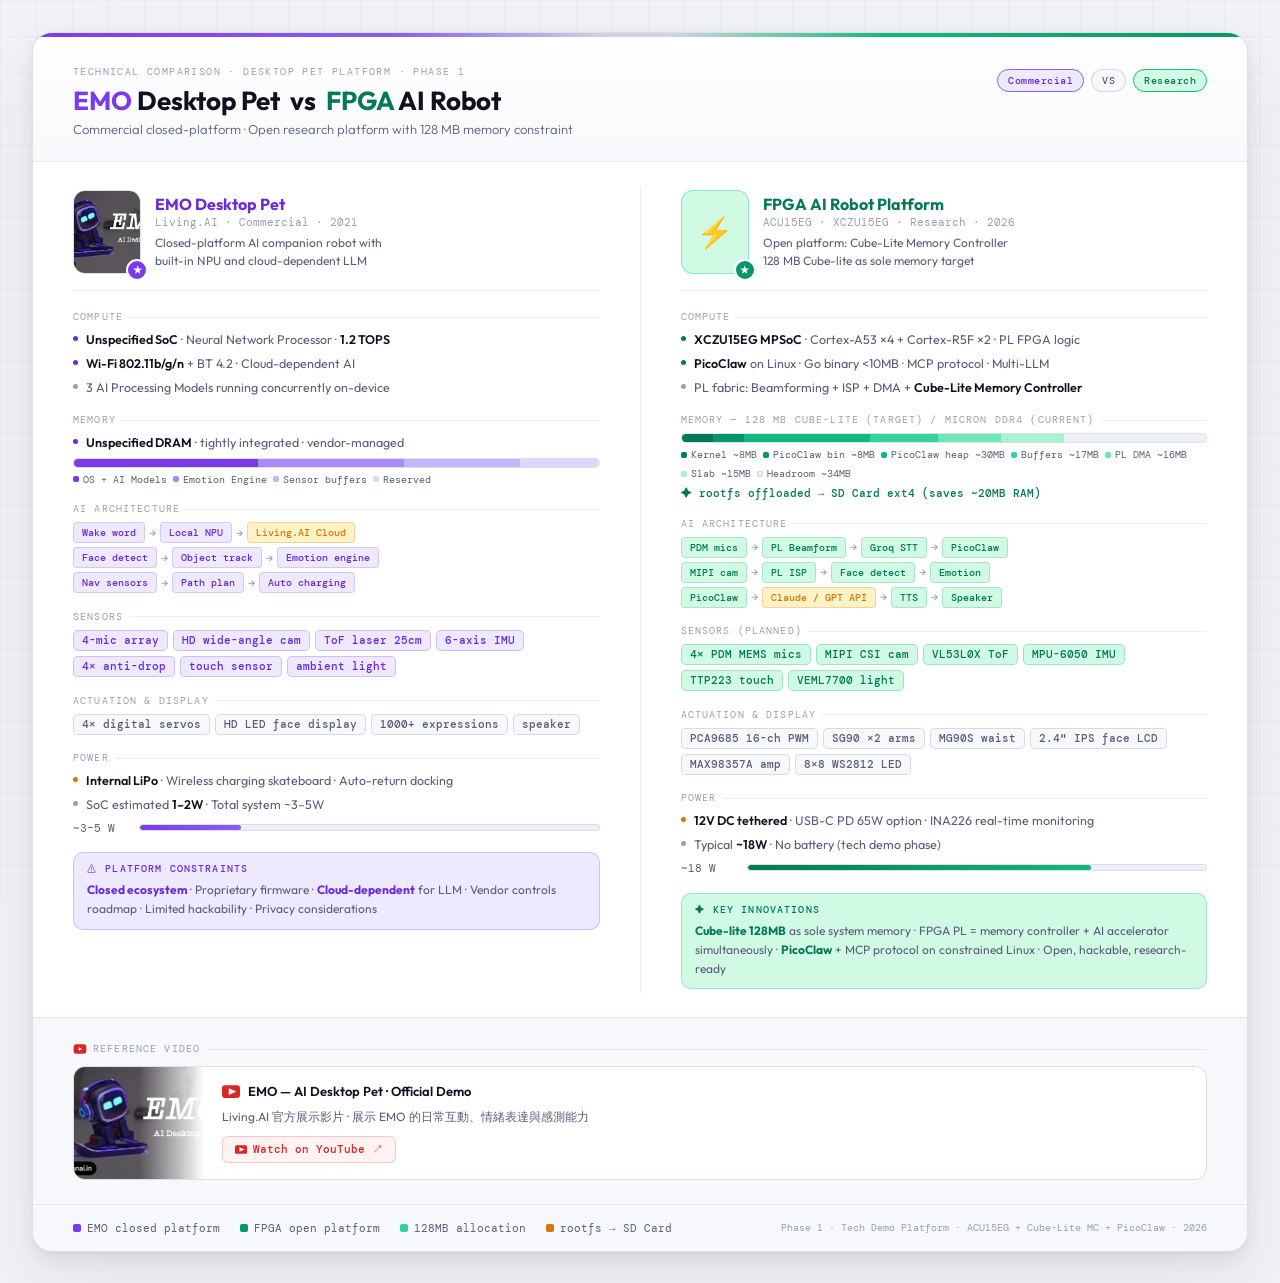
<file: docs/emo_vs_fpga_slide_4.html>
<!DOCTYPE html>
<html lang="zh-TW">
<head>
<meta charset="UTF-8">
<meta name="viewport" content="width=device-width, initial-scale=1.0">
<title>EMO vs FPGA AI Robot Platform</title>
<link href="https://fonts.googleapis.com/css2?family=DM+Mono:wght@400;500&family=Outfit:wght@300;400;500;600;700&display=swap" rel="stylesheet">
<style>
  *, *::before, *::after { box-sizing: border-box; margin: 0; padding: 0; }

  :root {
    --bg: #f0f2f8;
    --surface: #ffffff;
    --surface2: #f7f8fc;
    --surface3: #eef0f7;
    --border: rgba(0,0,0,0.07);
    --border2: rgba(0,0,0,0.12);
    --text: #0f1020;
    --muted: #5a5d78;
    --hint: #9a9db8;
    --emo-accent: #6d28d9;
    --emo-mid: #7c3aed;
    --emo-light: #ede9fe;
    --emo-mid2: #8b5cf6;
    --fpga-accent: #047857;
    --fpga-mid: #059669;
    --fpga-light: #d1fae5;
    --fpga-mid2: #10b981;
    --amber: #d97706;
    --amber-light: #fef3c7;
  }

  body {
    background: var(--bg);
    color: var(--text);
    font-family: 'Outfit', sans-serif;
    min-height: 100vh;
    display: flex;
    align-items: center;
    justify-content: center;
    padding: 2rem;
  }

  body::before {
    content: '';
    position: fixed;
    inset: 0;
    background-image:
      linear-gradient(rgba(0,0,0,0.025) 1px, transparent 1px),
      linear-gradient(90deg, rgba(0,0,0,0.025) 1px, transparent 1px);
    background-size: 36px 36px;
    pointer-events: none;
    z-index: 0;
  }

  .slide {
    position: relative;
    z-index: 1;
    width: 100%;
    max-width: 1280px;
    background: var(--surface);
    border: 1px solid var(--border2);
    border-radius: 20px;
    overflow: hidden;
    box-shadow:
      0 2px 4px rgba(0,0,0,0.04),
      0 8px 24px rgba(0,0,0,0.08),
      0 32px 80px rgba(0,0,0,0.06);
    animation: fadeUp 0.45s ease both;
  }

  @keyframes fadeUp {
    from { opacity: 0; transform: translateY(14px); }
    to   { opacity: 1; transform: translateY(0); }
  }

  .slide::before {
    content: '';
    display: block;
    height: 4px;
    background: linear-gradient(90deg,
      var(--emo-mid) 0%, var(--emo-mid2) 30%,
      #cbd5e1 47%, #cbd5e1 53%,
      var(--fpga-mid2) 70%, var(--fpga-mid) 100%);
  }

  /* ── Header ── */
  .header {
    padding: 1.75rem 2.5rem 1.5rem;
    display: flex;
    align-items: flex-start;
    justify-content: space-between;
    gap: 1.5rem;
    border-bottom: 1px solid var(--border);
    background: linear-gradient(180deg, rgba(255,255,255,0) 0%, rgba(238,240,247,0.4) 100%);
  }

  .eyebrow {
    font-family: 'DM Mono', monospace;
    font-size: 10px;
    letter-spacing: 0.14em;
    text-transform: uppercase;
    color: var(--hint);
    margin-bottom: 7px;
  }

  .headline {
    font-size: 26px;
    font-weight: 700;
    line-height: 1.2;
    color: var(--text);
  }
  .headline .emo-word  { color: var(--emo-mid); }
  .headline .fpga-word { color: var(--fpga-accent); }

  .tagline {
    font-size: 13px;
    color: var(--muted);
    margin-top: 5px;
    font-weight: 300;
  }

  .pills { display: flex; align-items: center; gap: 7px; flex-shrink: 0; margin-top: 4px; }
  .pill {
    font-family: 'DM Mono', monospace;
    font-size: 10px;
    padding: 4px 10px;
    border-radius: 20px;
    border: 1.5px solid;
    letter-spacing: 0.05em;
    font-weight: 500;
  }
  .pill-emo  { border-color: var(--emo-mid2);  color: var(--emo-accent);  background: var(--emo-light); }
  .pill-vs   { border-color: var(--border2);    color: var(--muted);       background: var(--surface2); }
  .pill-fpga { border-color: var(--fpga-mid2); color: var(--fpga-accent); background: var(--fpga-light); }

  /* ── Two columns ── */
  .main {
    display: grid;
    grid-template-columns: 1fr 1px 1fr;
  }
  .col-divider { background: var(--border); margin: 1.5rem 0; }
  .col { padding: 1.75rem 2.5rem; }

  /* ── Column header ── */
  .col-head {
    display: flex;
    align-items: center;
    gap: 14px;
    margin-bottom: 1.25rem;
    padding-bottom: 1rem;
    border-bottom: 1px solid var(--border);
  }

  .avatar-wrap { position: relative; width: 68px; height: 84px; flex-shrink: 0; }
  .avatar-img  {
    width: 68px; height: 84px;
    object-fit: cover;
    border-radius: 12px;
    border: 1.5px solid var(--border2);
    display: block;
  }
  .avatar-icon {
    width: 68px; height: 84px;
    border-radius: 12px;
    border: 1.5px solid;
    display: flex; align-items: center; justify-content: center;
    font-size: 30px;
  }
  .avatar-icon-fpga { border-color: rgba(16,185,129,0.35); background: var(--fpga-light); }

  .avatar-badge {
    position: absolute; bottom: -7px; right: -7px;
    width: 22px; height: 22px;
    border-radius: 50%;
    border: 2.5px solid var(--surface);
    display: flex; align-items: center; justify-content: center;
    font-size: 9px; font-weight: 700;
  }
  .badge-emo  { background: var(--emo-mid);  color: #fff; }
  .badge-fpga { background: var(--fpga-mid); color: #fff; }

  .col-name { font-size: 16px; font-weight: 700; margin-bottom: 2px; }
  .col-name-emo  { color: var(--emo-accent); }
  .col-name-fpga { color: var(--fpga-accent); }
  .col-maker { font-family: 'DM Mono', monospace; font-size: 10.5px; color: var(--hint); margin-bottom: 5px; }
  .col-desc  { font-size: 12px; color: var(--muted); line-height: 1.5; }

  /* ── Sections ── */
  .section { margin-bottom: 1.1rem; }
  .sec-label {
    font-family: 'DM Mono', monospace;
    font-size: 9.5px;
    letter-spacing: 0.12em;
    text-transform: uppercase;
    color: var(--hint);
    margin-bottom: 7px;
    display: flex; align-items: center; gap: 6px;
  }
  .sec-label::after { content: ''; flex: 1; height: 1px; background: var(--border); }

  .spec-list { display: flex; flex-direction: column; gap: 5px; }
  .spec-item {
    display: flex; align-items: flex-start; gap: 8px;
    font-size: 12.5px; line-height: 1.5; color: var(--muted);
  }
  .spec-dot { width: 5px; height: 5px; border-radius: 50%; flex-shrink: 0; margin-top: 6px; }
  .spec-item strong { color: var(--text); font-weight: 600; }

  /* ── Memory bar ── */
  .mem-bar-outer {
    background: var(--surface3);
    border-radius: 6px; height: 10px;
    overflow: hidden; display: flex;
    margin: 6px 0 5px;
    border: 1px solid var(--border);
  }
  .mem-seg { height: 100%; }
  .mem-legend { display: flex; flex-wrap: wrap; gap: 6px; margin-top: 4px; }
  .mem-item {
    display: flex; align-items: center; gap: 4px;
    font-size: 10px; font-family: 'DM Mono', monospace; color: var(--muted);
  }
  .mem-dot { width: 6px; height: 6px; border-radius: 2px; flex-shrink: 0; }

  /* ── Tags ── */
  .tags { display: flex; flex-wrap: wrap; gap: 5px; margin-top: 4px; }
  .tag {
    font-size: 10.5px; font-family: 'DM Mono', monospace;
    padding: 3px 8px; border-radius: 5px; border: 1px solid;
    white-space: nowrap; font-weight: 500;
  }
  .tag-emo     { border-color: rgba(124,58,237,0.25); color: var(--emo-accent);  background: var(--emo-light); }
  .tag-fpga    { border-color: rgba(5,150,105,0.25);  color: var(--fpga-accent); background: var(--fpga-light); }
  .tag-neutral { border-color: var(--border2); color: var(--muted); background: var(--surface2); }

  /* ── Architecture flow ── */
  .arch-flow { display: flex; align-items: center; flex-wrap: wrap; gap: 4px; margin: 4px 0; }
  .arch-node {
    font-size: 10px; font-family: 'DM Mono', monospace;
    padding: 3px 8px; border-radius: 4px; border: 1px solid;
    white-space: nowrap; font-weight: 500;
  }
  .arch-node-emo  { border-color: rgba(124,58,237,0.2); color: var(--emo-accent);  background: var(--emo-light); }
  .arch-node-fpga { border-color: rgba(5,150,105,0.2);  color: var(--fpga-accent); background: var(--fpga-light); }
  .arch-node-cloud{ border-color: rgba(217,119,6,0.25); color: var(--amber);        background: var(--amber-light); }
  .arch-node-plain{ border-color: var(--border2); color: var(--muted); background: var(--surface2); }
  .arch-arrow { font-size: 11px; color: var(--hint); }

  /* ── Power bar ── */
  .power-row { display: flex; align-items: center; gap: 10px; margin-top: 7px; }
  .power-label { font-size: 11px; font-family: 'DM Mono', monospace; color: var(--muted); width: 56px; }
  .power-bar-wrap { flex: 1; }
  .power-bar-bg { background: var(--surface3); border-radius: 4px; height: 7px; overflow: hidden; border: 1px solid var(--border); }
  .power-bar-fill { height: 100%; border-radius: 4px; }

  /* ── Highlight box ── */
  .highlight { border-radius: 10px; padding: 10px 13px; margin-top: 1rem; border: 1px solid; }
  .highlight-emo  { background: var(--emo-light);  border-color: rgba(124,58,237,0.25); }
  .highlight-fpga { background: var(--fpga-light); border-color: rgba(5,150,105,0.25); }
  .highlight-title {
    font-size: 9.5px; font-family: 'DM Mono', monospace;
    letter-spacing: 0.12em; text-transform: uppercase; margin-bottom: 5px; font-weight: 500;
  }
  .highlight-emo  .highlight-title { color: var(--emo-accent); }
  .highlight-fpga .highlight-title { color: var(--fpga-accent); }
  .highlight-body { font-size: 12px; line-height: 1.6; color: var(--muted); }
  .highlight-emo  .highlight-body strong { color: var(--emo-accent); }
  .highlight-fpga .highlight-body strong { color: var(--fpga-accent); }

  /* ── Footer ── */
  .footer {
    padding: 1rem 2.5rem;
    border-top: 1px solid var(--border);
    display: flex; align-items: center;
    justify-content: space-between;
    flex-wrap: wrap; gap: 12px;
    background: var(--surface2);
  }
  .legend { display: flex; align-items: center; gap: 1.25rem; flex-wrap: wrap; }
  .legend-item {
    display: flex; align-items: center; gap: 6px;
    font-size: 11px; font-family: 'DM Mono', monospace; color: var(--muted);
  }
  .legend-dot { width: 8px; height: 8px; border-radius: 2px; }
  .footer-meta { font-family: 'DM Mono', monospace; font-size: 10px; color: var(--hint); }
</style>
</head>
<body>
<div class="slide">

  <!-- Top accent bar rendered via ::before -->

  <!-- Header -->
  <div class="header">
    <div>
      <div class="eyebrow">Technical Comparison · Desktop Pet Platform · Phase 1</div>
      <div class="headline">
        <span class="emo-word">EMO</span> Desktop Pet
        &nbsp;vs&nbsp;
        <span class="fpga-word">FPGA</span> AI Robot
      </div>
      <div class="tagline">Commercial closed-platform · Open research platform with 128 MB memory constraint</div>
    </div>
    <div class="pills">
      <span class="pill pill-emo">Commercial</span>
      <span class="pill pill-vs">VS</span>
      <span class="pill pill-fpga">Research</span>
    </div>
  </div>

  <!-- Columns -->
  <div class="main">

    <!-- LEFT: EMO -->
    <div class="col">
      <div class="col-head">
        <div class="avatar-wrap">
          <img class="avatar-img" src="[data-uri]" alt="EMO robot">
          <div class="avatar-badge badge-emo">★</div>
        </div>
        <div>
          <div class="col-name col-name-emo">EMO Desktop Pet</div>
          <div class="col-maker">Living.AI · Commercial · 2021</div>
          <div class="col-desc">Closed-platform AI companion robot with<br>built-in NPU and cloud-dependent LLM</div>
        </div>
      </div>

      <div class="section">
        <div class="sec-label">Compute</div>
        <div class="spec-list">
          <div class="spec-item"><div class="spec-dot" style="background:var(--emo-accent)"></div><div><strong>Unspecified SoC</strong> · Neural Network Processor · <strong>1.2 TOPS</strong></div></div>
          <div class="spec-item"><div class="spec-dot" style="background:var(--emo-accent)"></div><div><strong>Wi-Fi 802.11b/g/n</strong> + BT 4.2 · Cloud-dependent AI</div></div>
          <div class="spec-item"><div class="spec-dot" style="background:var(--hint)"></div><div>3 AI Processing Models running concurrently on-device</div></div>
        </div>
      </div>

      <div class="section">
        <div class="sec-label">Memory</div>
        <div class="spec-list">
          <div class="spec-item"><div class="spec-dot" style="background:var(--emo-accent)"></div><div><strong>Unspecified DRAM</strong> · tightly integrated · vendor-managed</div></div>
        </div>
        <div class="mem-bar-outer">
          <div class="mem-seg" style="width:35%;background:#7c3aed"></div>
          <div class="mem-seg" style="width:28%;background:#a78bfa"></div>
          <div class="mem-seg" style="width:22%;background:#c4b5fd"></div>
          <div class="mem-seg" style="width:15%;background:#ddd6fe"></div>
        </div>
        <div class="mem-legend">
          <div class="mem-item"><div class="mem-dot" style="background:#7c3aed"></div>OS + AI Models</div>
          <div class="mem-item"><div class="mem-dot" style="background:#a78bfa"></div>Emotion Engine</div>
          <div class="mem-item"><div class="mem-dot" style="background:#c4b5fd"></div>Sensor buffers</div>
          <div class="mem-item"><div class="mem-dot" style="background:#ddd6fe"></div>Reserved</div>
        </div>
      </div>

      <div class="section">
        <div class="sec-label">AI Architecture</div>
        <div class="arch-flow">
          <div class="arch-node arch-node-emo">Wake word</div>
          <div class="arch-arrow">→</div>
          <div class="arch-node arch-node-emo">Local NPU</div>
          <div class="arch-arrow">→</div>
          <div class="arch-node arch-node-cloud">Living.AI Cloud</div>
        </div>
        <div class="arch-flow" style="margin-top:4px">
          <div class="arch-node arch-node-emo">Face detect</div>
          <div class="arch-arrow">→</div>
          <div class="arch-node arch-node-emo">Object track</div>
          <div class="arch-arrow">→</div>
          <div class="arch-node arch-node-emo">Emotion engine</div>
        </div>
        <div class="arch-flow" style="margin-top:4px">
          <div class="arch-node arch-node-emo">Nav sensors</div>
          <div class="arch-arrow">→</div>
          <div class="arch-node arch-node-emo">Path plan</div>
          <div class="arch-arrow">→</div>
          <div class="arch-node arch-node-emo">Auto charging</div>
        </div>
      </div>

      <div class="section">
        <div class="sec-label">Sensors</div>
        <div class="tags">
          <span class="tag tag-emo">4-mic array</span>
          <span class="tag tag-emo">HD wide-angle cam</span>
          <span class="tag tag-emo">ToF laser 25cm</span>
          <span class="tag tag-emo">6-axis IMU</span>
          <span class="tag tag-emo">4× anti-drop</span>
          <span class="tag tag-emo">touch sensor</span>
          <span class="tag tag-emo">ambient light</span>
        </div>
      </div>

      <div class="section">
        <div class="sec-label">Actuation &amp; Display</div>
        <div class="tags">
          <span class="tag tag-neutral">4× digital servos</span>
          <span class="tag tag-neutral">HD LED face display</span>
          <span class="tag tag-neutral">1000+ expressions</span>
          <span class="tag tag-neutral">speaker</span>
        </div>
      </div>

      <div class="section">
        <div class="sec-label">Power</div>
        <div class="spec-list">
          <div class="spec-item"><div class="spec-dot" style="background:var(--amber)"></div><div><strong>Internal LiPo</strong> · Wireless charging skateboard · Auto-return docking</div></div>
          <div class="spec-item"><div class="spec-dot" style="background:var(--hint)"></div><div>SoC estimated <strong>1–2W</strong> · Total system ~3–5W</div></div>
        </div>
        <div class="power-row">
          <div class="power-label">~3–5 W</div>
          <div class="power-bar-wrap">
            <div class="power-bar-bg">
              <div class="power-bar-fill" style="width:22%;background:linear-gradient(90deg,var(--emo-mid),var(--emo-mid2))"></div>
            </div>
          </div>
        </div>
      </div>

      <div class="highlight highlight-emo">
        <div class="highlight-title">⚠ Platform Constraints</div>
        <div class="highlight-body"><strong>Closed ecosystem</strong> · Proprietary firmware · <strong>Cloud-dependent</strong> for LLM · Vendor controls roadmap · Limited hackability · Privacy considerations</div>
      </div>
    </div>

    <div class="col-divider"></div>

    <!-- RIGHT: FPGA -->
    <div class="col">
      <div class="col-head">
        <div class="avatar-wrap">
          <div class="avatar-icon avatar-icon-fpga">⚡</div>
          <div class="avatar-badge badge-fpga">★</div>
        </div>
        <div>
          <div class="col-name col-name-fpga">FPGA AI Robot Platform</div>
          <div class="col-maker">ACU15EG · XCZU15EG · Research · 2026</div>
          <div class="col-desc">Open platform: Cube-Lite Memory Controller<br>128 MB Cube-lite as sole memory target</div>
        </div>
      </div>

      <div class="section">
        <div class="sec-label">Compute</div>
        <div class="spec-list">
          <div class="spec-item"><div class="spec-dot" style="background:var(--fpga-accent)"></div><div><strong>XCZU15EG MPSoC</strong> · Cortex-A53 ×4 + Cortex-R5F ×2 · PL FPGA logic</div></div>
          <div class="spec-item"><div class="spec-dot" style="background:var(--fpga-accent)"></div><div><strong>PicoClaw</strong> on Linux · Go binary &lt;10MB · MCP protocol · Multi-LLM</div></div>
          <div class="spec-item"><div class="spec-dot" style="background:var(--hint)"></div><div>PL fabric: Beamforming + ISP + DMA + <strong>Cube-Lite Memory Controller</strong></div></div>
        </div>
      </div>

      <div class="section">
        <div class="sec-label">Memory — 128 MB Cube-lite (target) / Micron DDR4 (current)</div>
        <div class="mem-bar-outer">
          <div class="mem-seg" style="width:6%;background:#047857"></div>
          <div class="mem-seg" style="width:6%;background:#059669"></div>
          <div class="mem-seg" style="width:24%;background:#10b981"></div>
          <div class="mem-seg" style="width:13%;background:#34d399"></div>
          <div class="mem-seg" style="width:12%;background:#6ee7b7"></div>
          <div class="mem-seg" style="width:12%;background:#a7f3d0"></div>
          <div class="mem-seg" style="width:27%;background:var(--surface3)"></div>
        </div>
        <div class="mem-legend">
          <div class="mem-item"><div class="mem-dot" style="background:#047857"></div>Kernel ~8MB</div>
          <div class="mem-item"><div class="mem-dot" style="background:#059669"></div>PicoClaw bin ~8MB</div>
          <div class="mem-item"><div class="mem-dot" style="background:#10b981"></div>PicoClaw heap ~30MB</div>
          <div class="mem-item"><div class="mem-dot" style="background:#34d399"></div>Buffers ~17MB</div>
          <div class="mem-item"><div class="mem-dot" style="background:#6ee7b7"></div>PL DMA ~16MB</div>
          <div class="mem-item"><div class="mem-dot" style="background:#a7f3d0"></div>Slab ~15MB</div>
          <div class="mem-item"><div class="mem-dot" style="background:var(--surface3);border:1px solid var(--border2)"></div>Headroom ~34MB</div>
        </div>
        <div style="margin-top:6px;font-size:11px;font-family:'DM Mono',monospace;color:var(--fpga-accent);font-weight:500">
          ✦ rootfs offloaded → SD Card ext4 (saves ~20MB RAM)
        </div>
      </div>

      <div class="section">
        <div class="sec-label">AI Architecture</div>
        <div class="arch-flow">
          <div class="arch-node arch-node-fpga">PDM mics</div>
          <div class="arch-arrow">→</div>
          <div class="arch-node arch-node-fpga">PL Beamform</div>
          <div class="arch-arrow">→</div>
          <div class="arch-node arch-node-fpga">Groq STT</div>
          <div class="arch-arrow">→</div>
          <div class="arch-node arch-node-fpga">PicoClaw</div>
        </div>
        <div class="arch-flow" style="margin-top:4px">
          <div class="arch-node arch-node-fpga">MIPI cam</div>
          <div class="arch-arrow">→</div>
          <div class="arch-node arch-node-fpga">PL ISP</div>
          <div class="arch-arrow">→</div>
          <div class="arch-node arch-node-fpga">Face detect</div>
          <div class="arch-arrow">→</div>
          <div class="arch-node arch-node-fpga">Emotion</div>
        </div>
        <div class="arch-flow" style="margin-top:4px">
          <div class="arch-node arch-node-fpga">PicoClaw</div>
          <div class="arch-arrow">→</div>
          <div class="arch-node arch-node-cloud">Claude / GPT API</div>
          <div class="arch-arrow">→</div>
          <div class="arch-node arch-node-fpga">TTS</div>
          <div class="arch-arrow">→</div>
          <div class="arch-node arch-node-fpga">Speaker</div>
        </div>
      </div>

      <div class="section">
        <div class="sec-label">Sensors (Planned)</div>
        <div class="tags">
          <span class="tag tag-fpga">4× PDM MEMS mics</span>
          <span class="tag tag-fpga">MIPI CSI cam</span>
          <span class="tag tag-fpga">VL53L0X ToF</span>
          <span class="tag tag-fpga">MPU-6050 IMU</span>
          <span class="tag tag-fpga">TTP223 touch</span>
          <span class="tag tag-fpga">VEML7700 light</span>
        </div>
      </div>

      <div class="section">
        <div class="sec-label">Actuation &amp; Display</div>
        <div class="tags">
          <span class="tag tag-neutral">PCA9685 16-ch PWM</span>
          <span class="tag tag-neutral">SG90 ×2 arms</span>
          <span class="tag tag-neutral">MG90S waist</span>
          <span class="tag tag-neutral">2.4" IPS face LCD</span>
          <span class="tag tag-neutral">MAX98357A amp</span>
          <span class="tag tag-neutral">8×8 WS2812 LED</span>
        </div>
      </div>

      <div class="section">
        <div class="sec-label">Power</div>
        <div class="spec-list">
          <div class="spec-item"><div class="spec-dot" style="background:var(--amber)"></div><div><strong>12V DC tethered</strong> · USB-C PD 65W option · INA226 real-time monitoring</div></div>
          <div class="spec-item"><div class="spec-dot" style="background:var(--hint)"></div><div>Typical <strong>~18W</strong> · No battery (tech demo phase)</div></div>
        </div>
        <div class="power-row">
          <div class="power-label">~18 W</div>
          <div class="power-bar-wrap">
            <div class="power-bar-bg">
              <div class="power-bar-fill" style="width:75%;background:linear-gradient(90deg,var(--fpga-accent),var(--fpga-mid2))"></div>
            </div>
          </div>
        </div>
      </div>

      <div class="highlight highlight-fpga">
        <div class="highlight-title">✦ Key Innovations</div>
        <div class="highlight-body"><strong>Cube-lite 128MB</strong> as sole system memory · FPGA PL = memory controller + AI accelerator simultaneously · <strong>PicoClaw</strong> + MCP protocol on constrained Linux · Open, hackable, research-ready</div>
      </div>
    </div>

  </div>

  <!-- YouTube Section -->
  <div style="padding: 1.5rem 2.5rem; border-top: 1px solid var(--border); background: var(--surface2);">
    <div style="font-family:'DM Mono',monospace; font-size:9.5px; letter-spacing:0.12em; text-transform:uppercase; color:var(--hint); margin-bottom:10px; display:flex; align-items:center; gap:6px;">
      <svg width="14" height="14" viewBox="0 0 24 24" fill="none" style="flex-shrink:0">
        <path d="M22.54 6.42a2.78 2.78 0 0 0-1.95-1.96C18.88 4 12 4 12 4s-6.88 0-8.59.46A2.78 2.78 0 0 0 1.46 6.42 29 29 0 0 0 1 12a29 29 0 0 0 .46 5.58 2.78 2.78 0 0 0 1.95 1.96C5.12 20 12 20 12 20s6.88 0 8.59-.46a2.78 2.78 0 0 0 1.95-1.96A29 29 0 0 0 23 12a29 29 0 0 0-.46-5.58z" fill="#dc2626"/>
        <polygon points="9.75 15.02 15.5 12 9.75 8.98 9.75 15.02" fill="white"/>
      </svg>
      Reference Video
      <span style="flex:1;height:1px;background:var(--border)"></span>
    </div>
    <div style="display:flex;align-items:stretch;gap:0;border-radius:12px;overflow:hidden;border:1px solid var(--border2);background:var(--surface);">
      <div style="flex-shrink:0;width:130px;position:relative;overflow:hidden;">
        <img src="[data-uri]" alt="EMO"
          style="width:100%;height:100%;object-fit:cover;object-position:center top;display:block;">
        <div style="position:absolute;inset:0;background:linear-gradient(90deg,transparent 50%,var(--surface));"></div>
      </div>
      <div style="flex:1;padding:16px 18px;display:flex;flex-direction:column;justify-content:center;gap:9px;">
        <div style="display:flex;align-items:center;gap:8px;">
          <svg width="18" height="13" viewBox="0 0 24 17" fill="none">
            <rect width="24" height="17" rx="4" fill="#dc2626"/>
            <polygon points="9,4 19,8.5 9,13" fill="white"/>
          </svg>
          <span style="font-size:13px;font-weight:600;color:var(--text);">EMO — AI Desktop Pet · Official Demo</span>
        </div>
        <div style="font-size:12px;color:var(--muted);line-height:1.55;">
          Living.AI 官方展示影片 · 展示 EMO 的日常互動、情緒表達與感測能力
        </div>
        <a href="https://www.youtube.com/watch?v=abqUMxj-1WI" target="_blank" rel="noopener"
           style="display:inline-flex;align-items:center;gap:6px;text-decoration:none;font-family:'DM Mono',monospace;font-size:11px;font-weight:500;color:#dc2626;background:#fef2f2;border:1px solid rgba(220,38,38,0.2);border-radius:6px;padding:5px 12px;width:fit-content;"
           onmouseover="this.style.background='#fee2e2'"
           onmouseout="this.style.background='#fef2f2'">
          <svg width="12" height="9" viewBox="0 0 24 17" fill="none">
            <rect width="24" height="17" rx="3" fill="#dc2626"/>
            <polygon points="9,4 19,8.5 9,13" fill="white"/>
          </svg>
          Watch on YouTube ↗
        </a>
      </div>
    </div>
  </div>

  <!-- Footer -->
  <div class="footer">
    <div class="legend">
      <div class="legend-item"><div class="legend-dot" style="background:var(--emo-mid)"></div>EMO closed platform</div>
      <div class="legend-item"><div class="legend-dot" style="background:var(--fpga-mid)"></div>FPGA open platform</div>
      <div class="legend-item"><div class="legend-dot" style="background:#34d399"></div>128MB allocation</div>
      <div class="legend-item"><div class="legend-dot" style="background:var(--amber)"></div>rootfs → SD Card</div>
    </div>
    <div class="footer-meta">Phase 1 · Tech Demo Platform · ACU15EG + Cube-Lite MC + PicoClaw · 2026</div>
  </div>

</div>
</body>
</html>
</file>
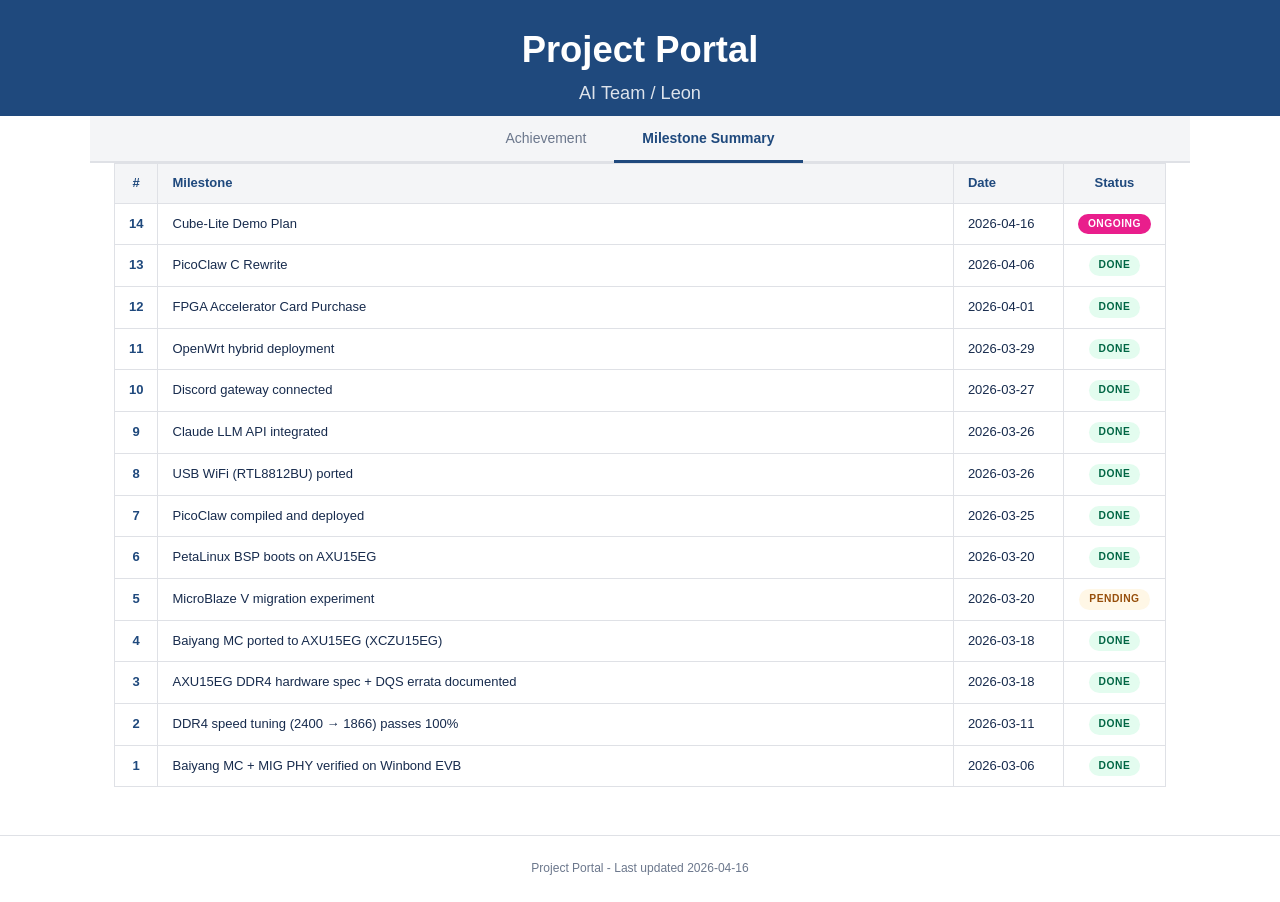
<file: docs/milestones.html>
<!DOCTYPE html>
<html lang="en">
<head>
  <meta charset="UTF-8">
  <meta name="viewport" content="width=device-width, initial-scale=1.0">
  <title>Milestone Summary — Project Portal</title>
  <link rel="stylesheet" href="css/style.css">
</head>
<body>

  <header class="site-header">
    <h1>Project Portal</h1>
    <p class="subtitle">AI Team / Leon</p>
  </header>

  <nav class="tab-bar">
    <a href="index.html" class="tab">Achievement</a>
    <a href="milestones.html" class="tab active">Milestone Summary</a>
  </nav>

  <main class="content">

    <table class="summary-table">
      <thead>
        <tr>
          <th class="num">#</th>
          <th>Milestone</th>
          <th class="date">Date</th>
          <th class="status">Status</th>
        </tr>
      </thead>
      <tbody>
        <tr>
          <td class="num">14</td>
          <td>Cube-Lite Demo Plan</td>
          <td class="date">2026-04-16</td>
          <td class="status"><span class="status-badge status-ongoing">Ongoing</span></td>
        </tr>
        <tr>
          <td class="num">13</td>
          <td>PicoClaw C Rewrite</td>
          <td class="date">2026-04-06</td>
          <td class="status"><span class="status-badge status-done">Done</span></td>
        </tr>
        <tr>
          <td class="num">12</td>
          <td>FPGA Accelerator Card Purchase</td>
          <td class="date">2026-04-01</td>
          <td class="status"><span class="status-badge status-done">Done</span></td>
        </tr>
        <tr>
          <td class="num">11</td>
          <td>OpenWrt hybrid deployment</td>
          <td class="date">2026-03-29</td>
          <td class="status"><span class="status-badge status-done">Done</span></td>
        </tr>
        <tr>
          <td class="num">10</td>
          <td>Discord gateway connected</td>
          <td class="date">2026-03-27</td>
          <td class="status"><span class="status-badge status-done">Done</span></td>
        </tr>
        <tr>
          <td class="num">9</td>
          <td>Claude LLM API integrated</td>
          <td class="date">2026-03-26</td>
          <td class="status"><span class="status-badge status-done">Done</span></td>
        </tr>
        <tr>
          <td class="num">8</td>
          <td>USB WiFi (RTL8812BU) ported</td>
          <td class="date">2026-03-26</td>
          <td class="status"><span class="status-badge status-done">Done</span></td>
        </tr>
        <tr>
          <td class="num">7</td>
          <td>PicoClaw compiled and deployed</td>
          <td class="date">2026-03-25</td>
          <td class="status"><span class="status-badge status-done">Done</span></td>
        </tr>
        <tr>
          <td class="num">6</td>
          <td>PetaLinux BSP boots on AXU15EG</td>
          <td class="date">2026-03-20</td>
          <td class="status"><span class="status-badge status-done">Done</span></td>
        </tr>
        <tr>
          <td class="num">5</td>
          <td>MicroBlaze V migration experiment</td>
          <td class="date">2026-03-20</td>
          <td class="status"><span class="status-badge status-progress">Pending</span></td>
        </tr>
        <tr>
          <td class="num">4</td>
          <td>Baiyang MC ported to AXU15EG (XCZU15EG)</td>
          <td class="date">2026-03-18</td>
          <td class="status"><span class="status-badge status-done">Done</span></td>
        </tr>
        <tr>
          <td class="num">3</td>
          <td>AXU15EG DDR4 hardware spec + DQS errata documented</td>
          <td class="date">2026-03-18</td>
          <td class="status"><span class="status-badge status-done">Done</span></td>
        </tr>
        <tr>
          <td class="num">2</td>
          <td>DDR4 speed tuning (2400 &rarr; 1866) passes 100%</td>
          <td class="date">2026-03-11</td>
          <td class="status"><span class="status-badge status-done">Done</span></td>
        </tr>
        <tr>
          <td class="num">1</td>
          <td>Baiyang MC + MIG PHY verified on Winbond EVB</td>
          <td class="date">2026-03-06</td>
          <td class="status"><span class="status-badge status-done">Done</span></td>
        </tr>
      </tbody>
    </table>

  </main>

  <footer class="site-footer">
    Project Portal - Last updated 2026-04-16
  </footer>

</body>
</html>
</file>
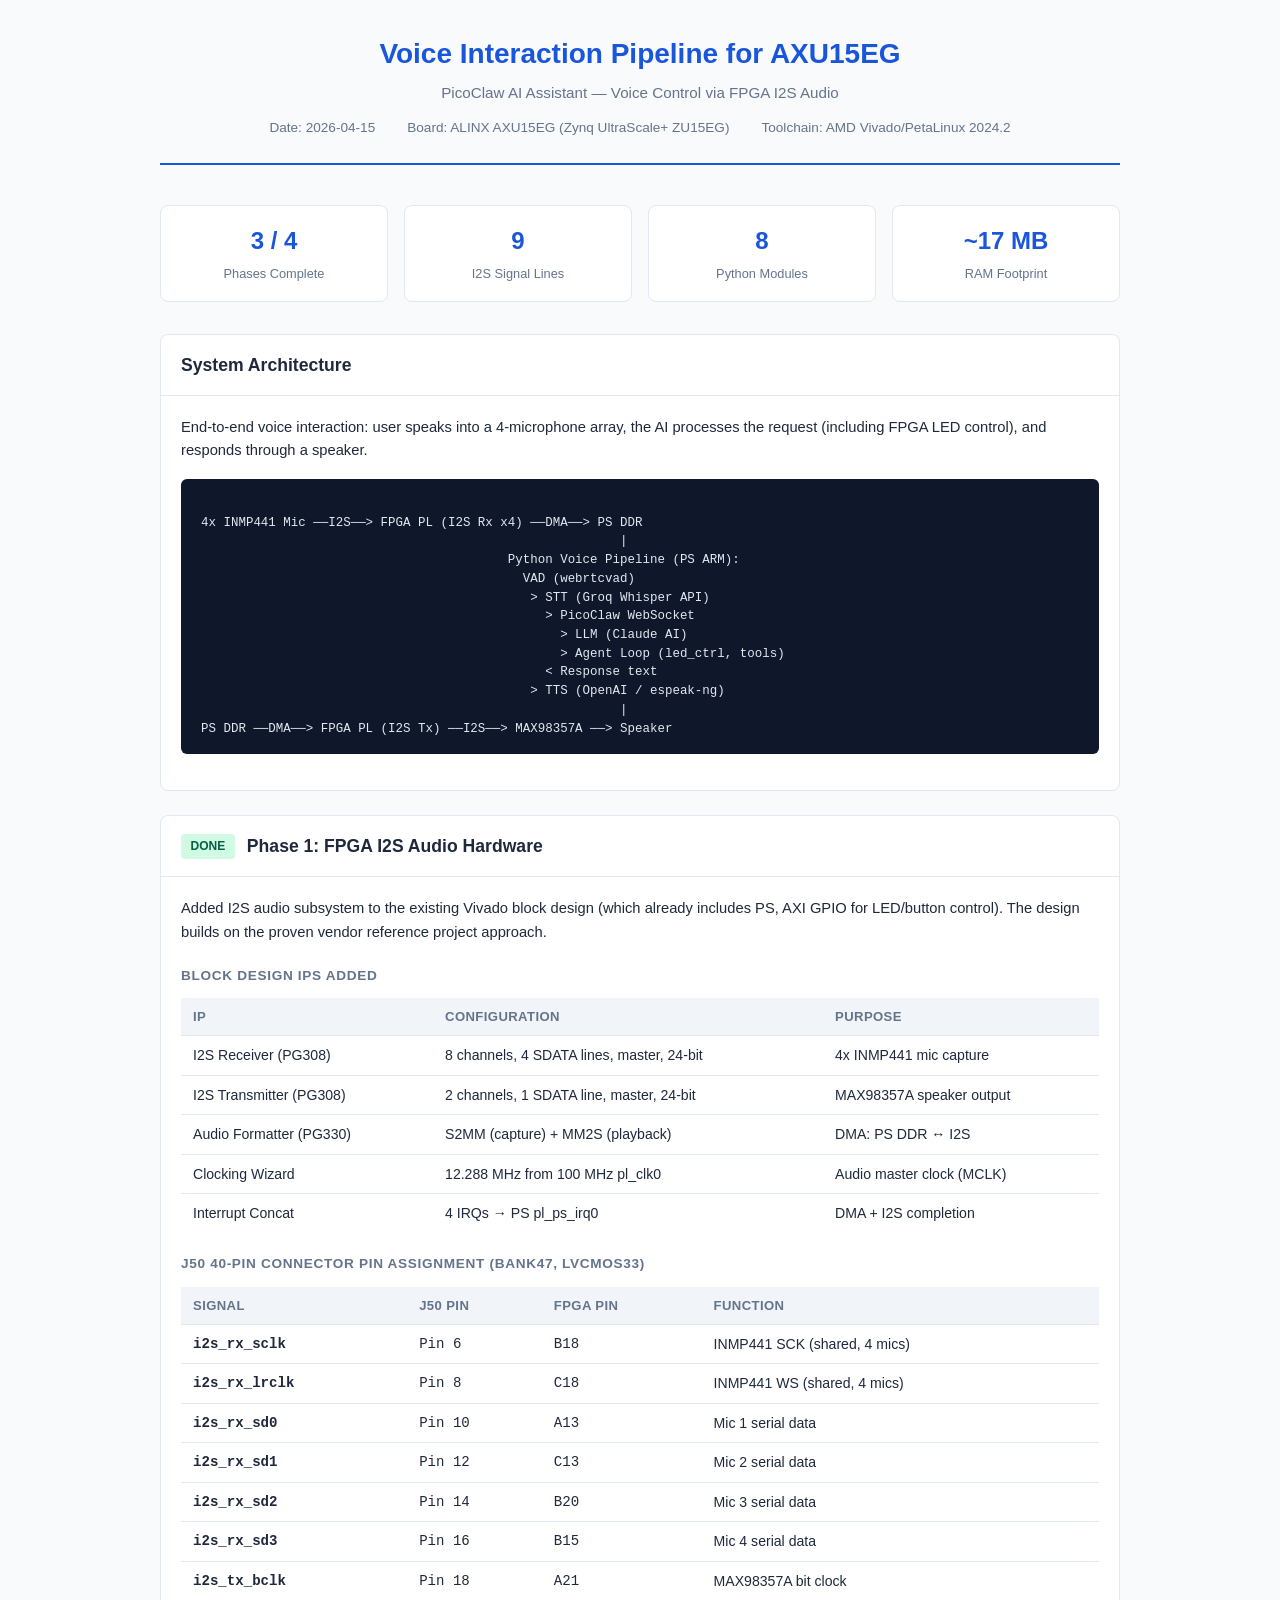
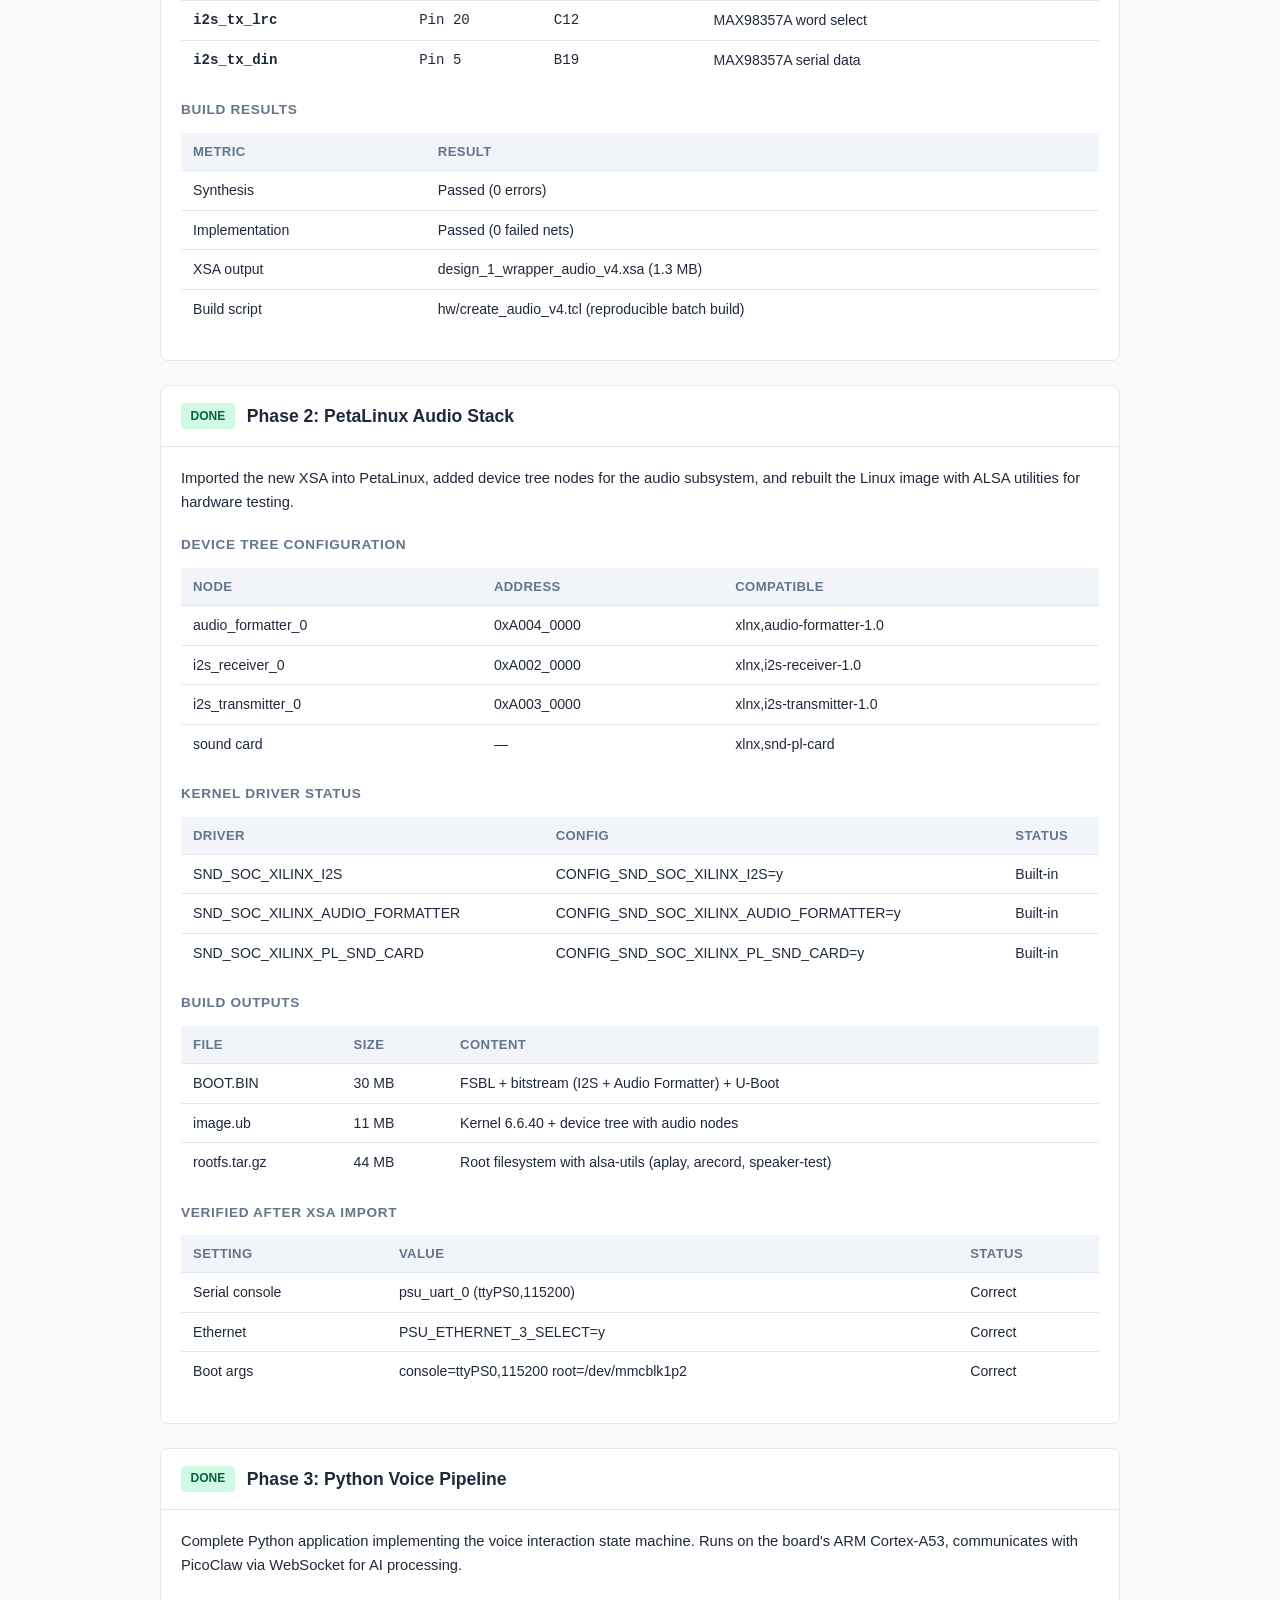
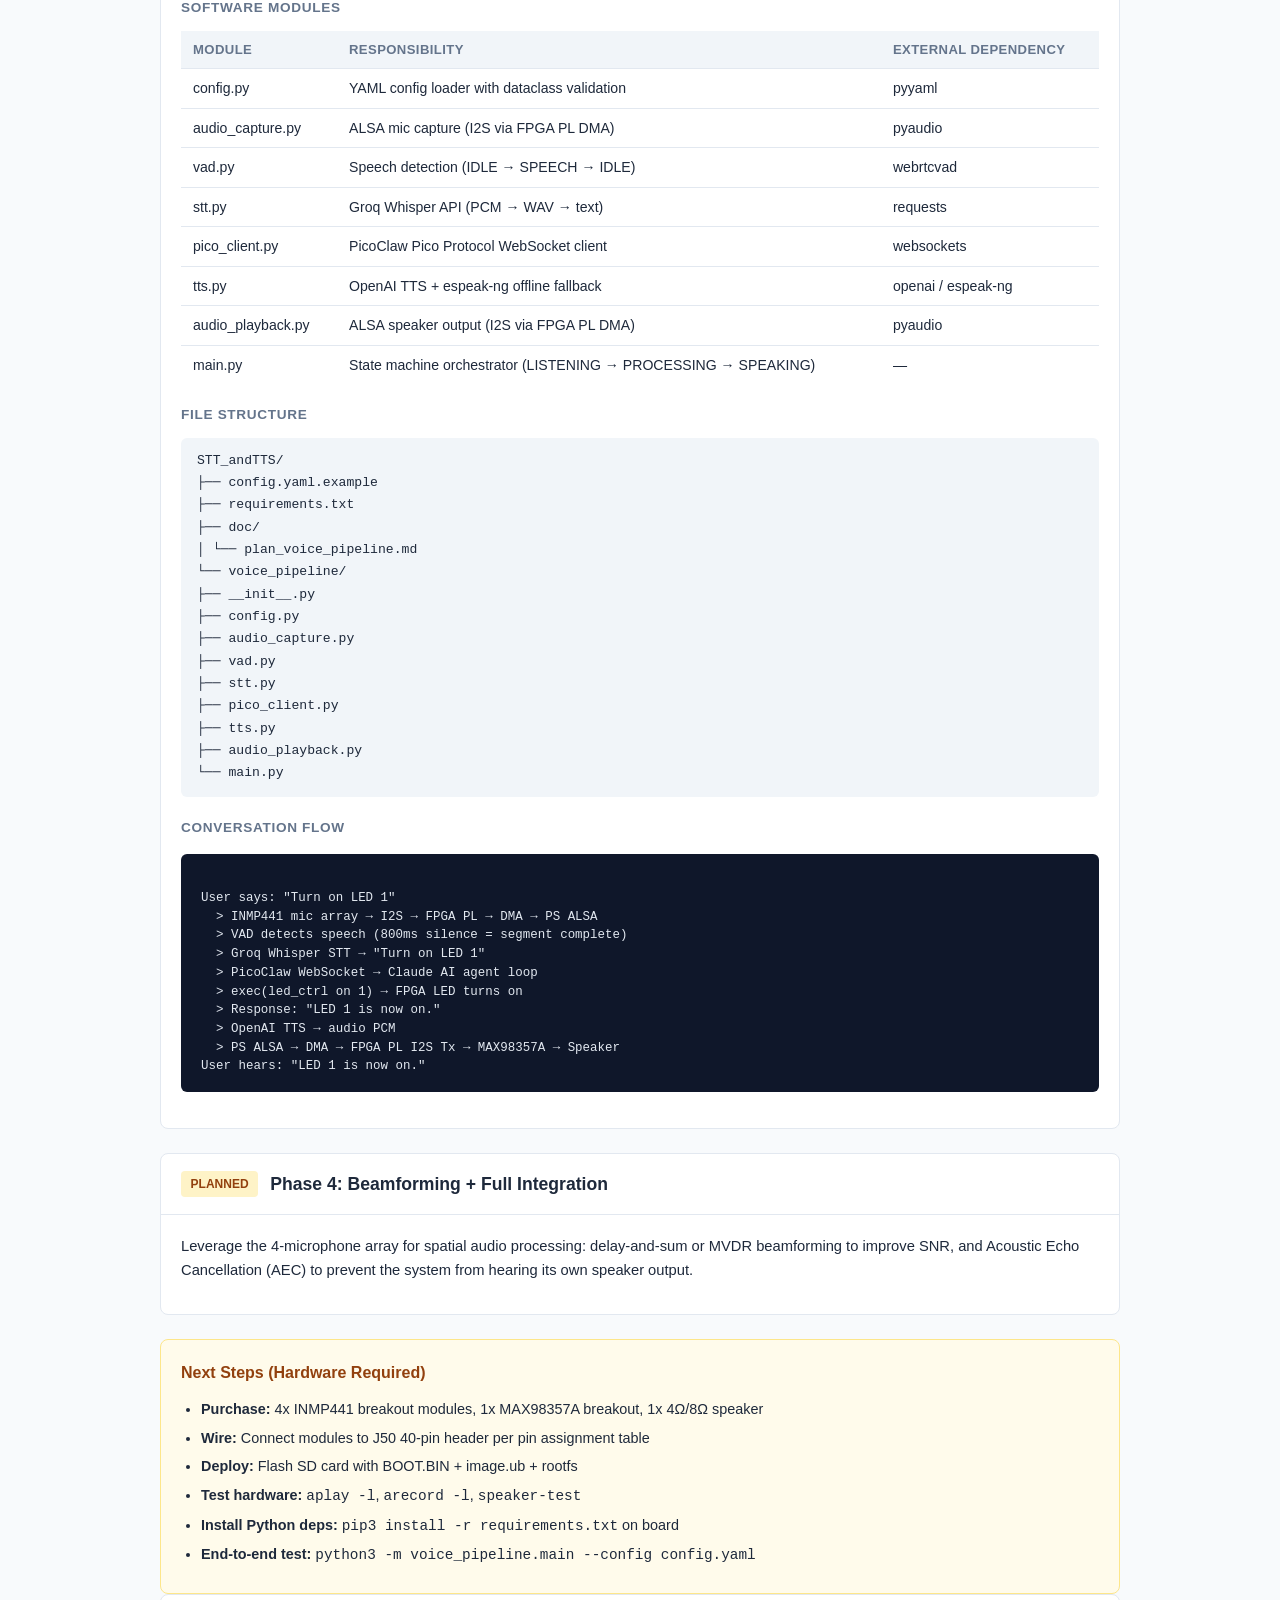
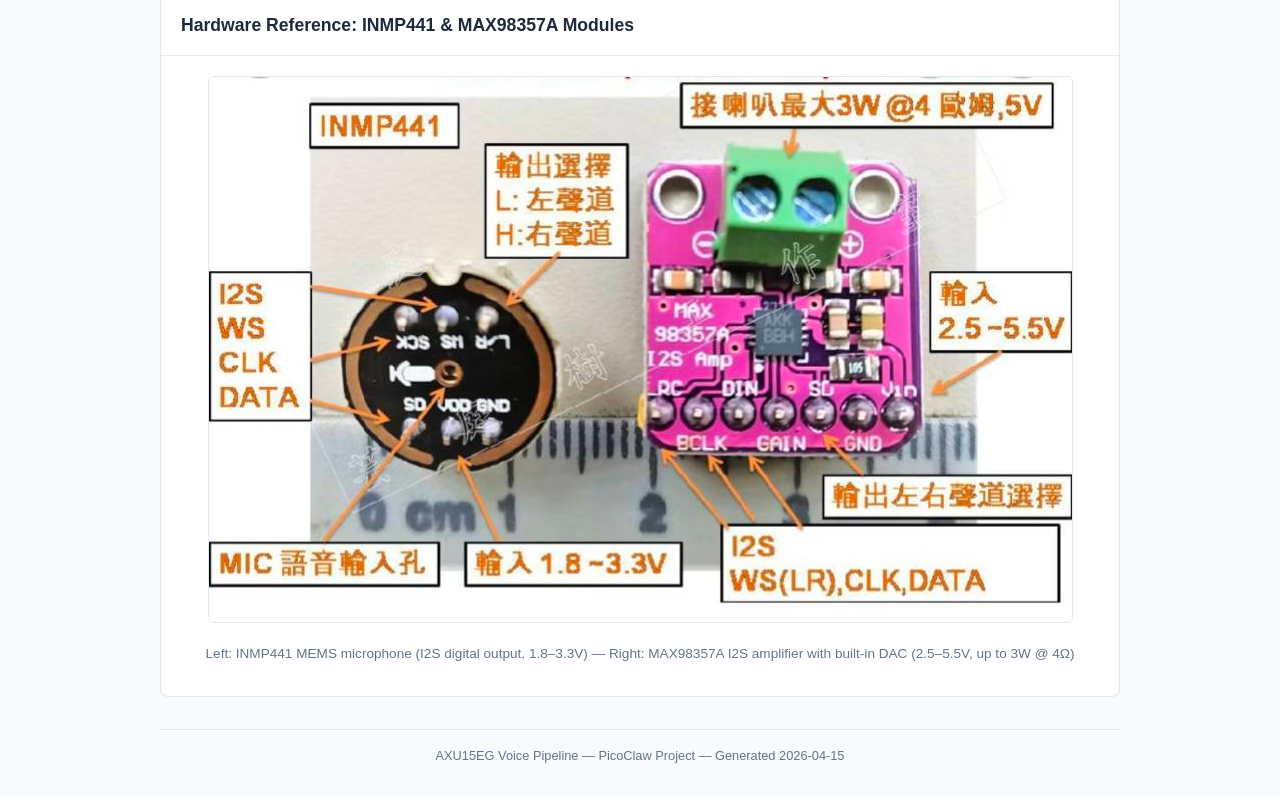
<file: docs/report_voice_pipeline_phase1-3.html>
<!DOCTYPE html>
<html lang="en">
<head>
<meta charset="UTF-8">
<meta name="viewport" content="width=device-width, initial-scale=1.0">
<title>Voice Interaction Pipeline — Progress Report</title>
<style>
  :root {
    --primary: #1a56db;
    --success: #059669;
    --warning: #d97706;
    --bg: #f8fafc;
    --card: #ffffff;
    --border: #e2e8f0;
    --text: #1e293b;
    --muted: #64748b;
  }
  * { box-sizing: border-box; margin: 0; padding: 0; }
  body {
    font-family: -apple-system, BlinkMacSystemFont, 'Segoe UI', Roboto, sans-serif;
    background: var(--bg);
    color: var(--text);
    line-height: 1.6;
    padding: 2rem;
  }
  .container { max-width: 960px; margin: 0 auto; }
  header {
    text-align: center;
    margin-bottom: 2.5rem;
    padding-bottom: 1.5rem;
    border-bottom: 2px solid var(--primary);
  }
  header h1 { font-size: 1.75rem; color: var(--primary); margin-bottom: 0.25rem; }
  header .subtitle { color: var(--muted); font-size: 0.95rem; }
  header .meta {
    margin-top: 0.75rem;
    display: flex;
    justify-content: center;
    gap: 2rem;
    font-size: 0.85rem;
    color: var(--muted);
  }

  .overview {
    display: grid;
    grid-template-columns: repeat(4, 1fr);
    gap: 1rem;
    margin-bottom: 2rem;
  }
  .stat-card {
    background: var(--card);
    border: 1px solid var(--border);
    border-radius: 8px;
    padding: 1rem;
    text-align: center;
  }
  .stat-card .value { font-size: 1.5rem; font-weight: 700; color: var(--primary); }
  .stat-card .label { font-size: 0.8rem; color: var(--muted); margin-top: 0.25rem; }

  .phase {
    background: var(--card);
    border: 1px solid var(--border);
    border-radius: 8px;
    margin-bottom: 1.5rem;
    overflow: hidden;
  }
  .phase-header {
    padding: 1rem 1.25rem;
    display: flex;
    align-items: center;
    gap: 0.75rem;
    border-bottom: 1px solid var(--border);
  }
  .phase-header .badge {
    display: inline-block;
    padding: 0.2rem 0.6rem;
    border-radius: 4px;
    font-size: 0.75rem;
    font-weight: 600;
    text-transform: uppercase;
  }
  .badge-done { background: #d1fae5; color: #065f46; }
  .badge-future { background: #fef3c7; color: #92400e; }
  .phase-header h2 { font-size: 1.1rem; }
  .phase-body { padding: 1.25rem; }
  .phase-body p { margin-bottom: 0.75rem; color: var(--text); font-size: 0.92rem; }

  .arch-diagram {
    background: #0f172a;
    color: #e2e8f0;
    padding: 1rem 1.25rem;
    border-radius: 6px;
    font-family: 'SFMono-Regular', Consolas, 'Liberation Mono', monospace;
    font-size: 0.78rem;
    line-height: 1.5;
    overflow-x: auto;
    white-space: pre;
    margin: 1rem 0;
  }

  table {
    width: 100%;
    border-collapse: collapse;
    font-size: 0.88rem;
    margin: 0.75rem 0;
  }
  th, td {
    padding: 0.5rem 0.75rem;
    text-align: left;
    border-bottom: 1px solid var(--border);
  }
  th { background: #f1f5f9; font-weight: 600; font-size: 0.82rem; color: var(--muted); text-transform: uppercase; letter-spacing: 0.03em; }
  tr:last-child td { border-bottom: none; }

  .pin-table td:first-child { font-family: monospace; font-weight: 600; }
  .pin-table td:nth-child(2) { font-family: monospace; }
  .pin-table td:nth-child(3) { font-family: monospace; }

  .file-tree {
    background: #f1f5f9;
    padding: 0.75rem 1rem;
    border-radius: 6px;
    font-family: monospace;
    font-size: 0.82rem;
    line-height: 1.7;
    margin: 0.75rem 0;
  }

  .section-title {
    font-size: 0.85rem;
    font-weight: 600;
    color: var(--muted);
    text-transform: uppercase;
    letter-spacing: 0.05em;
    margin: 1.25rem 0 0.5rem 0;
  }

  .next-steps {
    background: #fffbeb;
    border: 1px solid #fde68a;
    border-radius: 8px;
    padding: 1.25rem;
    margin-top: 1.5rem;
  }
  .next-steps h3 { font-size: 1rem; color: #92400e; margin-bottom: 0.75rem; }
  .next-steps ul { padding-left: 1.25rem; font-size: 0.9rem; }
  .next-steps li { margin-bottom: 0.35rem; }

  .footer {
    text-align: center;
    margin-top: 2rem;
    padding-top: 1rem;
    border-top: 1px solid var(--border);
    font-size: 0.8rem;
    color: var(--muted);
  }
</style>
</head>
<body>
<div class="container">

<header>
  <h1>Voice Interaction Pipeline for AXU15EG</h1>
  <div class="subtitle">PicoClaw AI Assistant — Voice Control via FPGA I2S Audio</div>
  <div class="meta">
    <span>Date: 2026-04-15</span>
    <span>Board: ALINX AXU15EG (Zynq UltraScale+ ZU15EG)</span>
    <span>Toolchain: AMD Vivado/PetaLinux 2024.2</span>
  </div>
</header>

<!-- Overview Stats -->
<div class="overview">
  <div class="stat-card">
    <div class="value">3 / 4</div>
    <div class="label">Phases Complete</div>
  </div>
  <div class="stat-card">
    <div class="value">9</div>
    <div class="label">I2S Signal Lines</div>
  </div>
  <div class="stat-card">
    <div class="value">8</div>
    <div class="label">Python Modules</div>
  </div>
  <div class="stat-card">
    <div class="value">~17 MB</div>
    <div class="label">RAM Footprint</div>
  </div>
</div>

<!-- Architecture -->
<div class="phase">
  <div class="phase-header">
    <h2>System Architecture</h2>
  </div>
  <div class="phase-body">
    <p>End-to-end voice interaction: user speaks into a 4-microphone array, the AI processes the request (including FPGA LED control), and responds through a speaker.</p>
    <div class="arch-diagram">
4x INMP441 Mic ──I2S──&gt; FPGA PL (I2S Rx x4) ──DMA──&gt; PS DDR
                                                        |
                                         Python Voice Pipeline (PS ARM):
                                           VAD (webrtcvad)
                                            &gt; STT (Groq Whisper API)
                                              &gt; PicoClaw WebSocket
                                                &gt; LLM (Claude AI)
                                                &gt; Agent Loop (led_ctrl, tools)
                                              &lt; Response text
                                            &gt; TTS (OpenAI / espeak-ng)
                                                        |
PS DDR ──DMA──&gt; FPGA PL (I2S Tx) ──I2S──&gt; MAX98357A ──&gt; Speaker</div>
  </div>
</div>

<!-- Phase 1 -->
<div class="phase">
  <div class="phase-header">
    <span class="badge badge-done">Done</span>
    <h2>Phase 1: FPGA I2S Audio Hardware</h2>
  </div>
  <div class="phase-body">
    <p>Added I2S audio subsystem to the existing Vivado block design (which already includes PS, AXI GPIO for LED/button control). The design builds on the proven vendor reference project approach.</p>

    <div class="section-title">Block Design IPs Added</div>
    <table>
      <tr><th>IP</th><th>Configuration</th><th>Purpose</th></tr>
      <tr><td>I2S Receiver (PG308)</td><td>8 channels, 4 SDATA lines, master, 24-bit</td><td>4x INMP441 mic capture</td></tr>
      <tr><td>I2S Transmitter (PG308)</td><td>2 channels, 1 SDATA line, master, 24-bit</td><td>MAX98357A speaker output</td></tr>
      <tr><td>Audio Formatter (PG330)</td><td>S2MM (capture) + MM2S (playback)</td><td>DMA: PS DDR &harr; I2S</td></tr>
      <tr><td>Clocking Wizard</td><td>12.288 MHz from 100 MHz pl_clk0</td><td>Audio master clock (MCLK)</td></tr>
      <tr><td>Interrupt Concat</td><td>4 IRQs &rarr; PS pl_ps_irq0</td><td>DMA + I2S completion</td></tr>
    </table>

    <div class="section-title">J50 40-Pin Connector Pin Assignment (BANK47, LVCMOS33)</div>
    <table class="pin-table">
      <tr><th>Signal</th><th>J50 Pin</th><th>FPGA Pin</th><th>Function</th></tr>
      <tr><td>i2s_rx_sclk</td><td>Pin 6</td><td>B18</td><td>INMP441 SCK (shared, 4 mics)</td></tr>
      <tr><td>i2s_rx_lrclk</td><td>Pin 8</td><td>C18</td><td>INMP441 WS (shared, 4 mics)</td></tr>
      <tr><td>i2s_rx_sd0</td><td>Pin 10</td><td>A13</td><td>Mic 1 serial data</td></tr>
      <tr><td>i2s_rx_sd1</td><td>Pin 12</td><td>C13</td><td>Mic 2 serial data</td></tr>
      <tr><td>i2s_rx_sd2</td><td>Pin 14</td><td>B20</td><td>Mic 3 serial data</td></tr>
      <tr><td>i2s_rx_sd3</td><td>Pin 16</td><td>B15</td><td>Mic 4 serial data</td></tr>
      <tr><td>i2s_tx_bclk</td><td>Pin 18</td><td>A21</td><td>MAX98357A bit clock</td></tr>
      <tr><td>i2s_tx_lrc</td><td>Pin 20</td><td>C12</td><td>MAX98357A word select</td></tr>
      <tr><td>i2s_tx_din</td><td>Pin 5</td><td>B19</td><td>MAX98357A serial data</td></tr>
    </table>

    <div class="section-title">Build Results</div>
    <table>
      <tr><th>Metric</th><th>Result</th></tr>
      <tr><td>Synthesis</td><td>Passed (0 errors)</td></tr>
      <tr><td>Implementation</td><td>Passed (0 failed nets)</td></tr>
      <tr><td>XSA output</td><td>design_1_wrapper_audio_v4.xsa (1.3 MB)</td></tr>
      <tr><td>Build script</td><td>hw/create_audio_v4.tcl (reproducible batch build)</td></tr>
    </table>
  </div>
</div>

<!-- Phase 2 -->
<div class="phase">
  <div class="phase-header">
    <span class="badge badge-done">Done</span>
    <h2>Phase 2: PetaLinux Audio Stack</h2>
  </div>
  <div class="phase-body">
    <p>Imported the new XSA into PetaLinux, added device tree nodes for the audio subsystem, and rebuilt the Linux image with ALSA utilities for hardware testing.</p>

    <div class="section-title">Device Tree Configuration</div>
    <table>
      <tr><th>Node</th><th>Address</th><th>Compatible</th></tr>
      <tr><td>audio_formatter_0</td><td>0xA004_0000</td><td>xlnx,audio-formatter-1.0</td></tr>
      <tr><td>i2s_receiver_0</td><td>0xA002_0000</td><td>xlnx,i2s-receiver-1.0</td></tr>
      <tr><td>i2s_transmitter_0</td><td>0xA003_0000</td><td>xlnx,i2s-transmitter-1.0</td></tr>
      <tr><td>sound card</td><td>—</td><td>xlnx,snd-pl-card</td></tr>
    </table>

    <div class="section-title">Kernel Driver Status</div>
    <table>
      <tr><th>Driver</th><th>Config</th><th>Status</th></tr>
      <tr><td>SND_SOC_XILINX_I2S</td><td>CONFIG_SND_SOC_XILINX_I2S=y</td><td>Built-in</td></tr>
      <tr><td>SND_SOC_XILINX_AUDIO_FORMATTER</td><td>CONFIG_SND_SOC_XILINX_AUDIO_FORMATTER=y</td><td>Built-in</td></tr>
      <tr><td>SND_SOC_XILINX_PL_SND_CARD</td><td>CONFIG_SND_SOC_XILINX_PL_SND_CARD=y</td><td>Built-in</td></tr>
    </table>

    <div class="section-title">Build Outputs</div>
    <table>
      <tr><th>File</th><th>Size</th><th>Content</th></tr>
      <tr><td>BOOT.BIN</td><td>30 MB</td><td>FSBL + bitstream (I2S + Audio Formatter) + U-Boot</td></tr>
      <tr><td>image.ub</td><td>11 MB</td><td>Kernel 6.6.40 + device tree with audio nodes</td></tr>
      <tr><td>rootfs.tar.gz</td><td>44 MB</td><td>Root filesystem with alsa-utils (aplay, arecord, speaker-test)</td></tr>
    </table>

    <div class="section-title">Verified After XSA Import</div>
    <table>
      <tr><th>Setting</th><th>Value</th><th>Status</th></tr>
      <tr><td>Serial console</td><td>psu_uart_0 (ttyPS0,115200)</td><td>Correct</td></tr>
      <tr><td>Ethernet</td><td>PSU_ETHERNET_3_SELECT=y</td><td>Correct</td></tr>
      <tr><td>Boot args</td><td>console=ttyPS0,115200 root=/dev/mmcblk1p2</td><td>Correct</td></tr>
    </table>
  </div>
</div>

<!-- Phase 3 -->
<div class="phase">
  <div class="phase-header">
    <span class="badge badge-done">Done</span>
    <h2>Phase 3: Python Voice Pipeline</h2>
  </div>
  <div class="phase-body">
    <p>Complete Python application implementing the voice interaction state machine. Runs on the board's ARM Cortex-A53, communicates with PicoClaw via WebSocket for AI processing.</p>

    <div class="section-title">Software Modules</div>
    <table>
      <tr><th>Module</th><th>Responsibility</th><th>External Dependency</th></tr>
      <tr><td>config.py</td><td>YAML config loader with dataclass validation</td><td>pyyaml</td></tr>
      <tr><td>audio_capture.py</td><td>ALSA mic capture (I2S via FPGA PL DMA)</td><td>pyaudio</td></tr>
      <tr><td>vad.py</td><td>Speech detection (IDLE &rarr; SPEECH &rarr; IDLE)</td><td>webrtcvad</td></tr>
      <tr><td>stt.py</td><td>Groq Whisper API (PCM &rarr; WAV &rarr; text)</td><td>requests</td></tr>
      <tr><td>pico_client.py</td><td>PicoClaw Pico Protocol WebSocket client</td><td>websockets</td></tr>
      <tr><td>tts.py</td><td>OpenAI TTS + espeak-ng offline fallback</td><td>openai / espeak-ng</td></tr>
      <tr><td>audio_playback.py</td><td>ALSA speaker output (I2S via FPGA PL DMA)</td><td>pyaudio</td></tr>
      <tr><td>main.py</td><td>State machine orchestrator (LISTENING &rarr; PROCESSING &rarr; SPEAKING)</td><td>—</td></tr>
    </table>

    <div class="section-title">File Structure</div>
    <div class="file-tree">
STT_andTTS/<br>
├── config.yaml.example<br>
├── requirements.txt<br>
├── doc/<br>
│   └── plan_voice_pipeline.md<br>
└── voice_pipeline/<br>
    ├── __init__.py<br>
    ├── config.py<br>
    ├── audio_capture.py<br>
    ├── vad.py<br>
    ├── stt.py<br>
    ├── pico_client.py<br>
    ├── tts.py<br>
    ├── audio_playback.py<br>
    └── main.py
    </div>

    <div class="section-title">Conversation Flow</div>
    <div class="arch-diagram">
User says: "Turn on LED 1"
  &gt; INMP441 mic array &rarr; I2S &rarr; FPGA PL &rarr; DMA &rarr; PS ALSA
  &gt; VAD detects speech (800ms silence = segment complete)
  &gt; Groq Whisper STT &rarr; "Turn on LED 1"
  &gt; PicoClaw WebSocket &rarr; Claude AI agent loop
  &gt; exec(led_ctrl on 1) &rarr; FPGA LED turns on
  &gt; Response: "LED 1 is now on."
  &gt; OpenAI TTS &rarr; audio PCM
  &gt; PS ALSA &rarr; DMA &rarr; FPGA PL I2S Tx &rarr; MAX98357A &rarr; Speaker
User hears: "LED 1 is now on."</div>
  </div>
</div>

<!-- Phase 4 -->
<div class="phase">
  <div class="phase-header">
    <span class="badge badge-future">Planned</span>
    <h2>Phase 4: Beamforming + Full Integration</h2>
  </div>
  <div class="phase-body">
    <p>Leverage the 4-microphone array for spatial audio processing: delay-and-sum or MVDR beamforming to improve SNR, and Acoustic Echo Cancellation (AEC) to prevent the system from hearing its own speaker output.</p>
  </div>
</div>

<!-- Next Steps -->
<div class="next-steps">
  <h3>Next Steps (Hardware Required)</h3>
  <ul>
    <li><strong>Purchase:</strong> 4x INMP441 breakout modules, 1x MAX98357A breakout, 1x 4&Omega;/8&Omega; speaker</li>
    <li><strong>Wire:</strong> Connect modules to J50 40-pin header per pin assignment table</li>
    <li><strong>Deploy:</strong> Flash SD card with BOOT.BIN + image.ub + rootfs</li>
    <li><strong>Test hardware:</strong> <code>aplay -l</code>, <code>arecord -l</code>, <code>speaker-test</code></li>
    <li><strong>Install Python deps:</strong> <code>pip3 install -r requirements.txt</code> on board</li>
    <li><strong>End-to-end test:</strong> <code>python3 -m voice_pipeline.main --config config.yaml</code></li>
  </ul>
</div>

<!-- Hardware Reference -->
<div class="phase">
  <div class="phase-header">
    <h2>Hardware Reference: INMP441 &amp; MAX98357A Modules</h2>
  </div>
  <div class="phase-body" style="text-align: center;">
    <img src="[data-uri]" alt="INMP441 MEMS Microphone and MAX98357A I2S Amplifier breakout modules"
         style="max-width: 100%; height: auto; border-radius: 6px; border: 1px solid #e2e8f0;">
    <p style="margin-top: 0.75rem; font-size: 0.85rem; color: #64748b;">
      Left: INMP441 MEMS microphone (I2S digital output, 1.8&ndash;3.3V) &mdash;
      Right: MAX98357A I2S amplifier with built-in DAC (2.5&ndash;5.5V, up to 3W @ 4&Omega;)
    </p>
  </div>
</div>

<div class="footer">
  AXU15EG Voice Pipeline &mdash; PicoClaw Project &mdash; Generated 2026-04-15
</div>

</div>
</body>
</html>
</file>
<file: docs/css/style.css>
/* Achievement Wiki — Xilinx Wiki inspired theme */

:root {
  --heading-color: #1f497d;
  --text-color: #172b4d;
  --link-color: #0052cc;
  --link-hover: #0065ff;
  --bg-primary: #ffffff;
  --bg-section: #f4f5f7;
  --border-color: #dfe1e6;
  --status-done: #36b37e;
  --status-progress: #ff991f;
  --card-shadow: 0 1px 3px rgba(0, 0, 0, 0.08);
  --card-hover-shadow: 0 4px 12px rgba(0, 0, 0, 0.12);
  --max-width: 1100px;
}

* {
  margin: 0;
  padding: 0;
  box-sizing: border-box;
}

body {
  font-family: -apple-system, BlinkMacSystemFont, 'Segoe UI', Roboto,
    Oxygen, Ubuntu, 'Fira Sans', 'Droid Sans', 'Helvetica Neue', sans-serif;
  font-size: 14px;
  line-height: 1.43;
  color: var(--text-color);
  background: var(--bg-primary);
}

/* ── Header ── */

.site-header {
  background: var(--heading-color);
  color: #fff;
  padding: 30px 24px 10px;
  text-align: center;
}

.site-header h1 {
  font-size: 2.6em;
  font-weight: 600;
  line-height: 1.1;
  margin-bottom: 10px;
}

.site-header .subtitle {
  font-size: 1.3em;
  font-weight: 400;
  opacity: 0.85;
  max-width: 700px;
  margin: 0 auto;
}

.site-header .platform-info {
  margin-top: 16px;
  display: flex;
  justify-content: center;
  gap: 24px;
  flex-wrap: wrap;
  font-size: 0.93em;
  opacity: 0.75;
}

/* ── Tab bar ── */

.tab-bar {
  display: flex;
  justify-content: center;
  gap: 0;
  background: var(--bg-section);
  border-bottom: 2px solid var(--border-color);
  max-width: var(--max-width);
  margin: 0 auto;
  padding: 0 24px;
}

.tab {
  padding: 12px 28px;
  font-size: 1em;
  font-weight: 500;
  color: #6b778c;
  text-decoration: none;
  border-bottom: 3px solid transparent;
  margin-bottom: -2px;
  transition: color 0.15s, border-color 0.15s;
}

.tab:hover {
  color: var(--heading-color);
}

.tab.active {
  color: var(--heading-color);
  border-bottom-color: var(--heading-color);
  font-weight: 600;
}

/* ── Main content ── */

.content {
  max-width: var(--max-width);
  margin: 0 auto;
  padding: 0 24px;
}

/* ── Section headings ── */

.section-heading {
  color: var(--heading-color);
  font-size: 1.71em;
  font-weight: 500;
  line-height: 1.17;
  text-align: center;
  margin: 48px 0 24px;
}

.section-subtext {
  text-align: center;
  color: #6b778c;
  margin: -16px 0 24px;
  font-size: 0.93em;
}

/* ── Card grid ── */

.card-grid {
  display: grid;
  grid-template-columns: repeat(auto-fill, minmax(300px, 1fr));
  gap: 20px;
  margin-bottom: 40px;
}

.card {
  background: var(--bg-primary);
  border: 1px solid var(--border-color);
  border-radius: 6px;
  padding: 24px;
  box-shadow: var(--card-shadow);
  transition: box-shadow 0.2s ease, transform 0.2s ease;
  display: flex;
  flex-direction: column;
}

.card:hover {
  box-shadow: var(--card-hover-shadow);
  transform: translateY(-2px);
}

.card-header {
  display: flex;
  align-items: flex-start;
  justify-content: space-between;
  gap: 12px;
  margin-bottom: 12px;
}

.card-number {
  background: var(--heading-color);
  color: #fff;
  font-size: 0.79em;
  font-weight: 600;
  width: 28px;
  height: 28px;
  border-radius: 50%;
  display: flex;
  align-items: center;
  justify-content: center;
  flex-shrink: 0;
}

.card-date {
  font-size: 0.86em;
  color: #6b778c;
  white-space: nowrap;
}

.card-title {
  font-size: 1.14em;
  font-weight: 600;
  color: var(--heading-color);
  margin-bottom: 8px;
  line-height: 1.25;
}

.card-body {
  font-size: 0.93em;
  color: #42526e;
  flex: 1;
}

.card-body p {
  margin-bottom: 6px;
}

.card-footer {
  margin-top: 12px;
  display: flex;
  align-items: center;
  justify-content: space-between;
}

.status-badge {
  display: inline-block;
  font-size: 0.79em;
  font-weight: 600;
  text-transform: uppercase;
  letter-spacing: 0.5px;
  padding: 3px 10px;
  border-radius: 12px;
}

.status-done {
  background: #e3fcef;
  color: #006644;
}

.status-progress {
  background: #fff7e6;
  color: #974f0c;
}

.status-ongoing {
  background: #e91e8c;
  color: #ffffff;
}

.card-subproject {
  font-size: 0.79em;
  color: #6b778c;
  font-family: ui-monospace, Menlo, 'Segoe UI Mono', 'Ubuntu Mono', monospace;
  overflow: hidden;
  text-overflow: ellipsis;
  white-space: nowrap;
  max-width: 200px;
}

/* ── Card links ── */

.card-links {
  margin-top: 12px;
  display: flex;
  gap: 12px;
  flex-wrap: wrap;
}

.card-link {
  font-size: 0.86em;
  font-weight: 500;
  color: var(--link-color);
  text-decoration: none;
  padding: 4px 10px;
  border: 1px solid var(--border-color);
  border-radius: 4px;
  transition: background 0.15s, border-color 0.15s;
}

.card-link:hover {
  background: #f0f4ff;
  border-color: var(--link-color);
  color: var(--link-hover);
}

/* ── Modal overlay ── */

.modal-overlay {
  display: none;
  position: fixed;
  inset: 0;
  background: rgba(0, 0, 0, 0.5);
  z-index: 1000;
  justify-content: center;
  align-items: flex-start;
  padding: 40px 24px;
  overflow-y: auto;
}

.modal-overlay.active {
  display: flex;
}

.modal-content {
  background: #fff;
  border-radius: 8px;
  max-width: 800px;
  width: 100%;
  padding: 32px 36px;
  position: relative;
  box-shadow: 0 8px 32px rgba(0, 0, 0, 0.2);
  line-height: 1.7;
  color: var(--text-color);
}

.modal-content h1 { font-size: 1.6em; color: var(--heading-color); margin: 0 0 16px; }
.modal-content h2 { font-size: 1.3em; color: var(--heading-color); margin: 24px 0 10px; }
.modal-content h3 { font-size: 1.1em; color: var(--heading-color); margin: 20px 0 8px; }
.modal-content p { margin: 8px 0; }
.modal-content ul, .modal-content ol { margin: 8px 0 8px 20px; }
.modal-content li { margin: 4px 0; }
.modal-content code { background: #f4f5f7; padding: 2px 5px; border-radius: 3px; font-size: 0.9em; }
.modal-content hr { border: none; border-top: 1px solid var(--border-color); margin: 20px 0; }
.modal-content strong { color: #1a1a1a; }

.modal-image-content {
  padding: 16px;
  text-align: center;
  max-width: 90vw;
}

.modal-image-content img {
  max-width: 100%;
  max-height: 80vh;
  object-fit: contain;
  border-radius: 4px;
}

.modal-close {
  position: absolute;
  top: 12px;
  right: 16px;
  background: none;
  border: none;
  font-size: 1.8em;
  color: #6b778c;
  cursor: pointer;
  line-height: 1;
  padding: 0 4px;
}

.modal-close:hover {
  color: var(--text-color);
}

@media (max-width: 680px) {
  .modal-overlay { padding: 16px; }
  .modal-content { padding: 20px; }
}

/* ── Milestone link box ── */

.milestone-link-box {
  text-align: center;
  margin-bottom: 40px;
}

.milestone-link {
  display: inline-block;
  font-size: 1.07em;
  font-weight: 500;
  color: var(--link-color);
  text-decoration: none;
  padding: 12px 28px;
  border: 2px solid var(--border-color);
  border-radius: 6px;
  transition: background 0.15s, border-color 0.15s, box-shadow 0.15s;
}

.milestone-link:hover {
  background: #f0f4ff;
  border-color: var(--link-color);
  box-shadow: var(--card-hover-shadow);
}

/* ── Back link in header ── */

.back-link {
  color: rgba(255, 255, 255, 0.85);
  text-decoration: none;
  font-weight: 400;
}

.back-link:hover {
  color: #fff;
  text-decoration: underline;
}

/* ── Architecture section ── */

.architecture-box {
  background: var(--bg-section);
  border: 1px solid var(--border-color);
  border-radius: 6px;
  padding: 32px;
  margin-bottom: 48px;
  overflow-x: auto;
}

.architecture-box pre {
  font-family: ui-monospace, Menlo, 'Segoe UI Mono', 'Ubuntu Mono', monospace;
  font-size: 13px;
  line-height: 1.6;
  color: var(--text-color);
  margin: 0;
  white-space: pre;
}

/* ── Summary table ── */

.summary-table {
  width: 100%;
  border-collapse: collapse;
  margin-bottom: 48px;
  font-size: 0.93em;
}

.summary-table th {
  background: var(--bg-section);
  color: var(--heading-color);
  font-weight: 600;
  text-align: left;
  padding: 10px 14px;
  border: 1px solid var(--border-color);
}

.summary-table td {
  padding: 10px 14px;
  border: 1px solid var(--border-color);
}

.summary-table tr:hover {
  background: #fafbfc;
}

.summary-table .num {
  text-align: center;
  font-weight: 600;
  color: var(--heading-color);
  width: 40px;
}

.summary-table .date {
  white-space: nowrap;
  width: 110px;
}

.summary-table .status {
  width: 100px;
  text-align: center;
}

/* ── Footer ── */

.site-footer {
  text-align: center;
  padding: 24px;
  color: #6b778c;
  font-size: 0.86em;
  border-top: 1px solid var(--border-color);
  margin-top: 24px;
}

/* ── Responsive ── */

@media (max-width: 680px) {
  .card-grid {
    grid-template-columns: 1fr;
  }

  .site-header {
    padding: 28px 16px 24px;
  }

  .site-header h1 {
    font-size: 1.6em;
  }

  .section-heading {
    font-size: 1.43em;
  }

  .architecture-box {
    padding: 16px;
  }
}
</file>
